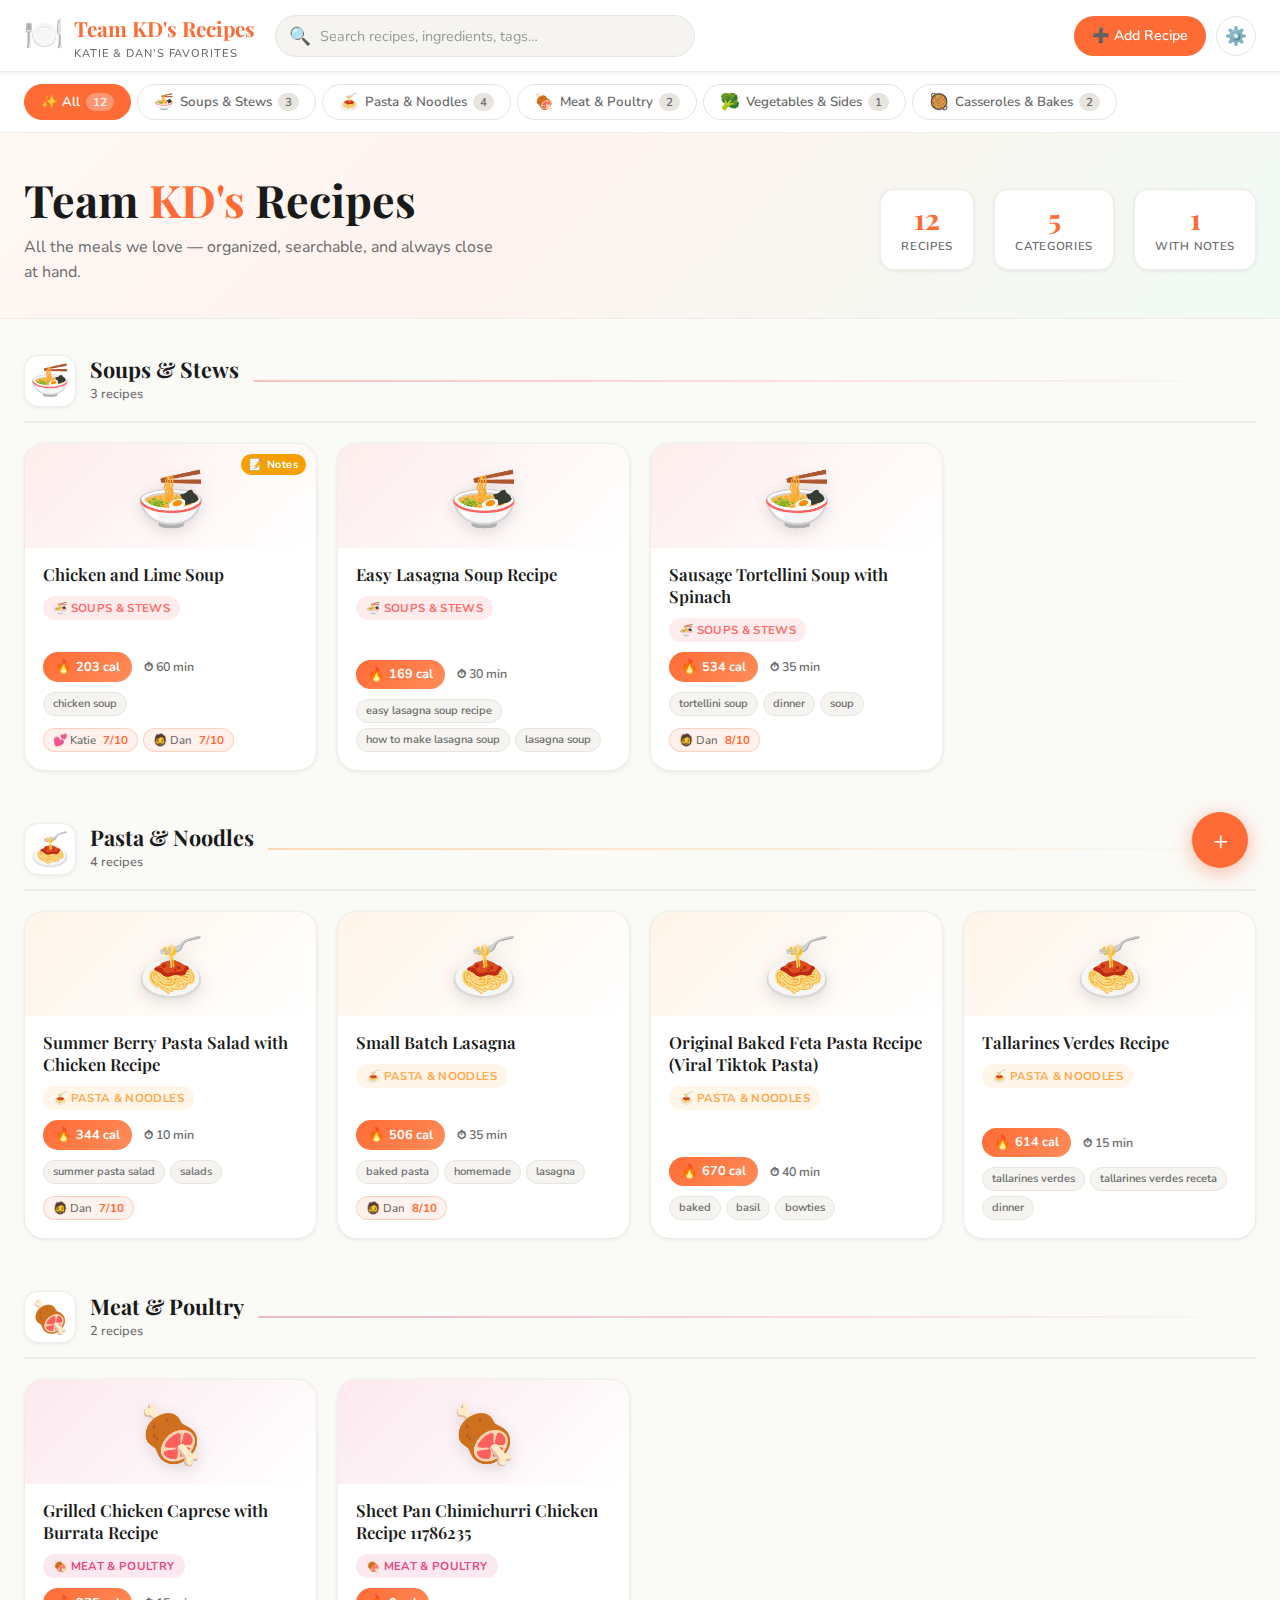
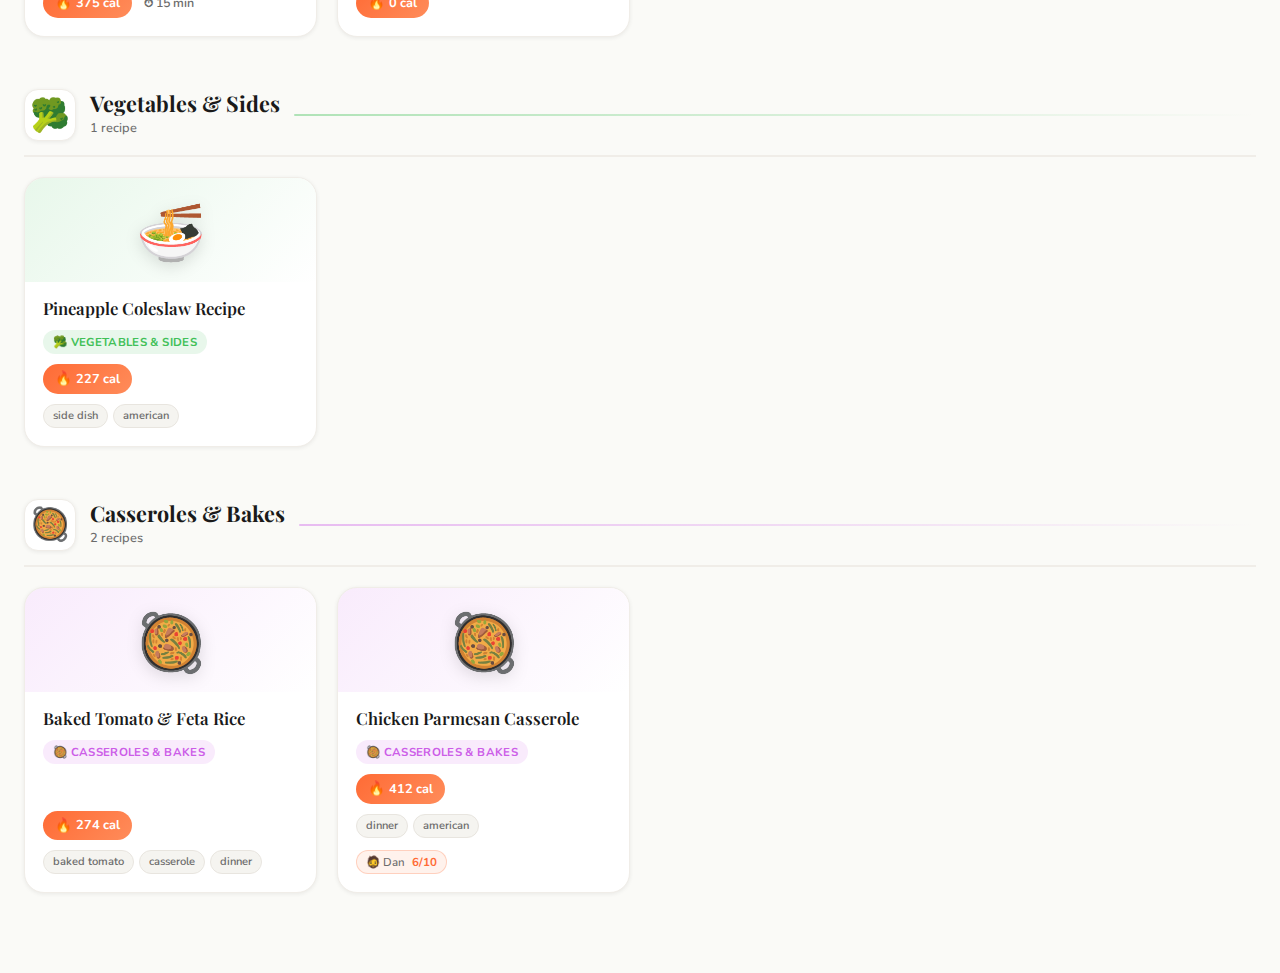
<file: index.html>
<!DOCTYPE html>
<html lang="en">
<head>
  <meta charset="UTF-8" />
  <meta name="viewport" content="width=device-width, initial-scale=1.0" />
  <meta name="description" content="Our personal recipe tracker — organized by category with calories, notes, and more." />
  <title>Team KD's Recipes 🍽️</title>
  <link rel="stylesheet" href="css/styles.css" />
</head>
<body>

<!-- ═══════════════════════════════════════════════════════════
     HEADER
═══════════════════════════════════════════════════════════ -->
<header class="site-header">
  <div class="container header-inner">

    <a class="site-logo" href="index.html" aria-label="Recipe Tracker home">
      <span class="logo-icon">🍽️</span>
      <span>
        <span class="logo-text">Team KD's Recipes</span>
        <span class="logo-sub">Katie &amp; Dan's Favorites</span>
      </span>
    </a>

    <div class="header-search">
      <span class="search-icon" aria-hidden="true">🔍</span>
      <input
        type="search"
        id="search-input"
        placeholder="Search recipes, ingredients, tags…"
        autocomplete="off"
        aria-label="Search recipes"
      />
    </div>

    <div class="header-actions">
      <button class="btn btn-primary" id="btn-add-header" aria-label="Add new recipe">
        ➕ Add Recipe
      </button>
      <button class="btn-icon" id="btn-settings" title="Settings" aria-label="Open settings">⚙️</button>
    </div>

  </div>
</header>

<!-- ═══════════════════════════════════════════════════════════
     CATEGORY FILTER BAR
═══════════════════════════════════════════════════════════ -->
<nav class="category-bar" aria-label="Filter by category">
  <div class="category-bar-inner" id="cat-bar-inner">
    <!-- Dynamically populated by app.js -->
  </div>
</nav>

<!-- ═══════════════════════════════════════════════════════════
     HERO / STATS
═══════════════════════════════════════════════════════════ -->
<section class="hero-section" aria-label="Recipe stats">
  <div class="container hero-inner">
    <div class="hero-text">
      <h1>Team <span>KD's</span> Recipes</h1>
      <p>All the meals we love — organized, searchable, and always close at hand.</p>
    </div>
    <div class="stats-bar" role="list">
      <div class="stat-item" role="listitem">
        <div class="stat-num" id="stat-total">0</div>
        <div class="stat-label">Recipes</div>
      </div>
      <div class="stat-item" role="listitem">
        <div class="stat-num" id="stat-cats">0</div>
        <div class="stat-label">Categories</div>
      </div>
      <div class="stat-item" role="listitem">
        <div class="stat-num" id="stat-notes">0</div>
        <div class="stat-label">With Notes</div>
      </div>
    </div>
  </div>
</section>

<!-- ═══════════════════════════════════════════════════════════
     MAIN CONTENT
═══════════════════════════════════════════════════════════ -->
<main class="main-content" aria-live="polite">
  <div class="container" id="recipes-container">
    <!-- Populated by app.js -->
  </div>
</main>

<!-- ═══════════════════════════════════════════════════════════
     FLOATING ADD BUTTON
═══════════════════════════════════════════════════════════ -->
<button class="fab" id="fab-add" aria-label="Add new recipe" title="Add new recipe">+</button>

<!-- ═══════════════════════════════════════════════════════════
     ADD RECIPE MODAL
═══════════════════════════════════════════════════════════ -->
<div class="modal-overlay" id="add-modal-overlay" role="dialog" aria-modal="true" aria-labelledby="add-modal-title">
  <div class="modal modal-wide">

    <div class="modal-header">
      <h3 id="add-modal-title">➕ Add New Recipe</h3>
      <button class="modal-close" id="add-modal-close" aria-label="Close">✕</button>
    </div>

    <div class="modal-body">

      <!-- Tabs -->
      <div class="modal-tabs" role="tablist">
        <button class="modal-tab active" data-tab="url" role="tab" aria-selected="true">🔗 From URL</button>
        <button class="modal-tab" data-tab="manual" role="tab" aria-selected="false">✏️ Add Manually</button>
      </div>

      <!-- Tab: From URL -->
      <div id="tab-url">
        <div class="form-group">
          <label class="form-label" for="recipe-url-input">Recipe URL</label>
          <div class="input-with-btn">
            <input
              type="url"
              id="recipe-url-input"
              class="form-input"
              placeholder="https://www.allrecipes.com/recipe/..."
              autocomplete="off"
            />
            <button class="btn btn-primary" id="btn-fetch-recipe">🔍 Fetch Recipe</button>
          </div>
          <p class="form-hint">Paste a URL from AllRecipes, Food Network, Serious Eats, NYT Cooking, and most other recipe sites.</p>
        </div>

        <!-- Scrape status -->
        <div class="scrape-status hidden" id="scrape-status"></div>

        <!-- Preview -->
        <div id="recipe-preview-section" class="hidden">
          <div class="recipe-preview" id="recipe-preview"></div>
          <p class="form-hint" style="margin-bottom:0">Review the extracted details below. You can edit anything before saving.</p>
          <div class="divider"></div>
        </div>
      </div>

      <!-- Tab: Manual -->
      <div id="tab-manual" class="hidden"></div>

      <!-- ── Shared Edit Form (shown after fetch or on manual tab) ── -->
      <div id="manual-form-section" class="hidden">
        <div class="form-row">
          <div class="form-group" style="grid-column:1/-1">
            <label class="form-label" for="man-name">Recipe Name *</label>
            <input type="text" id="man-name" class="form-input" placeholder="e.g. Creamy Tomato Basil Soup" />
          </div>
        </div>

        <div class="form-row">
          <div class="form-group">
            <label class="form-label" for="man-category">Category</label>
            <select id="man-category" class="form-select">
              <option value="soups">🍜 Soups &amp; Stews</option>
              <option value="pasta">🍝 Pasta &amp; Noodles</option>
              <option value="salads">🥗 Salads</option>
              <option value="meat" selected>🍖 Meat &amp; Poultry</option>
              <option value="seafood">🐟 Seafood</option>
              <option value="vegetables">🥦 Vegetables &amp; Sides</option>
              <option value="casseroles">🥘 Casseroles &amp; Bakes</option>
              <option value="mexican">🌮 Mexican &amp; Tex-Mex</option>
              <option value="asian">🍱 Asian Cuisine</option>
              <option value="breakfast">🥐 Breakfast &amp; Brunch</option>
              <option value="pizza">🍕 Pizza &amp; Flatbreads</option>
              <option value="desserts">🎂 Desserts &amp; Sweets</option>
            </select>
          </div>
          <div class="form-group">
            <label class="form-label" for="man-emoji">Emoji Icon</label>
            <input type="text" id="man-emoji" class="form-input" placeholder="🍅 (leave blank for category default)" />
          </div>
        </div>

        <div class="form-row">
          <div class="form-group">
            <label class="form-label" for="man-calories">Calories / Serving</label>
            <input type="number" id="man-calories" class="form-input" placeholder="e.g. 350" min="0" />
          </div>
          <div class="form-group">
            <label class="form-label" for="man-servings">Servings</label>
            <input type="number" id="man-servings" class="form-input" placeholder="e.g. 4" min="1" />
          </div>
        </div>

        <div class="form-row">
          <div class="form-group">
            <label class="form-label" for="man-prep">Prep Time</label>
            <input type="text" id="man-prep" class="form-input" placeholder="e.g. 15 min" />
          </div>
          <div class="form-group">
            <label class="form-label" for="man-cook">Cook Time</label>
            <input type="text" id="man-cook" class="form-input" placeholder="e.g. 30 min" />
          </div>
        </div>

        <div class="form-group">
          <label class="form-label" for="man-ingredients">Ingredients</label>
          <textarea
            id="man-ingredients"
            class="form-textarea"
            placeholder="One ingredient per line:&#10;2 cups flour&#10;1 tsp salt&#10;3 tbsp olive oil"
            rows="6"
          ></textarea>
          <p class="form-hint">One ingredient per line. Add a blank line to create a visual section break.</p>
        </div>

        <div class="form-group">
          <label class="form-label" for="man-steps">Cooking Steps</label>
          <textarea
            id="man-steps"
            class="form-textarea"
            placeholder="One step per paragraph (separate with blank lines):&#10;&#10;Heat oil in a large pan over medium heat.&#10;&#10;Add onions and cook until softened, about 5 minutes."
            rows="7"
          ></textarea>
          <p class="form-hint">Separate steps with a blank line. Numbers will be added automatically.</p>
        </div>

        <div class="form-row">
          <div class="form-group">
            <label class="form-label" for="man-tags">Tags</label>
            <input type="text" id="man-tags" class="form-input" placeholder="healthy, quick, meal prep (comma-separated)" />
          </div>
          <div class="form-group">
            <label class="form-label" for="man-source">Source URL</label>
            <input type="url" id="man-source" class="form-input" placeholder="https://..." />
          </div>
        </div>

        <div class="form-group">
          <label class="form-label" for="man-notes">Personal Notes</label>
          <textarea
            id="man-notes"
            class="form-textarea"
            placeholder="Add your personal notes, modifications, or tips here…"
            rows="3"
          ></textarea>
        </div>
      </div>

    </div><!-- /modal-body -->

    <div class="modal-footer">
      <button class="btn btn-ghost" onclick="closeAddModal()">Cancel</button>
      <button class="btn btn-success btn-lg hidden" id="btn-confirm-add">💾 Save Recipe</button>
    </div>

  </div>
</div>

<!-- ═══════════════════════════════════════════════════════════
     SETTINGS MODAL
═══════════════════════════════════════════════════════════ -->
<div class="modal-overlay" id="settings-modal-overlay" role="dialog" aria-modal="true" aria-labelledby="settings-modal-title">
  <div class="modal">

    <div class="modal-header">
      <h3 id="settings-modal-title">⚙️ Settings</h3>
      <button class="modal-close" id="settings-modal-close" aria-label="Close">✕</button>
    </div>

    <div class="modal-body">

      <!-- GitHub Sync -->
      <div class="settings-section">
        <div class="settings-section-title">🐙 GitHub Sync (Optional)</div>
        <div class="settings-info">
          Connect to GitHub to automatically save your recipe data and individual recipe pages to your repository.
          You'll need a <a href="https://github.com/settings/tokens/new?scopes=repo&description=Recipe+Tracker" target="_blank" rel="noopener">Personal Access Token</a> with <strong>repo</strong> (or <strong>Contents: Read &amp; Write</strong> for fine-grained) permissions.
        </div>

        <div class="form-group">
          <label class="form-label" for="set-token">Personal Access Token</label>
          <input type="password" id="set-token" class="form-input" placeholder="ghp_xxxxxxxxxxxxxxxxxxxx" autocomplete="off" />
          <p class="form-hint">Stored locally in your browser — never sent anywhere except the GitHub API.</p>
        </div>

        <div class="form-row">
          <div class="form-group">
            <label class="form-label" for="set-owner">GitHub Username / Org</label>
            <input type="text" id="set-owner" class="form-input" placeholder="yourusername" />
          </div>
          <div class="form-group">
            <label class="form-label" for="set-repo">Repository Name</label>
            <input type="text" id="set-repo" class="form-input" placeholder="healthyrecipesteamkd" />
          </div>
        </div>

        <div class="form-group">
          <label class="form-label" for="set-branch">Branch</label>
          <input type="text" id="set-branch" class="form-input" placeholder="main" value="main" />
        </div>
      </div>

      <!-- Data Management -->
      <div class="settings-section">
        <div class="settings-section-title">💾 Data Management</div>
        <div style="display:flex;flex-wrap:wrap;gap:10px">
          <button class="btn btn-outline" id="btn-export">📥 Export JSON Backup</button>
          <button class="btn btn-outline" id="btn-import">📤 Import JSON</button>
          <button class="btn btn-danger btn-sm" id="btn-reset-data">🔄 Reset to Seed Data</button>
        </div>
        <p class="form-hint" style="margin-top:10px">Export saves all your recipes as a JSON file. Import merges recipes from a backup file. Reset restores the original 10 sample recipes.</p>
        <input type="file" id="import-file" accept=".json" class="hidden" />
      </div>

    </div><!-- /modal-body -->

    <div class="modal-footer">
      <button class="btn btn-ghost" onclick="closeSettings()">Cancel</button>
      <button class="btn btn-primary" id="btn-save-settings">💾 Save Settings</button>
    </div>

  </div>
</div>

<!-- ═══════════════════════════════════════════════════════════
     TOAST NOTIFICATIONS
═══════════════════════════════════════════════════════════ -->
<div class="toast-container" id="toast-container" aria-live="assertive" aria-atomic="true"></div>

<!-- ═══════════════════════════════════════════════════════════
     SCRIPTS
═══════════════════════════════════════════════════════════ -->
<script src="js/config.js"></script>
<script src="js/db.js"></script>
<script src="js/scraper.js"></script>
<script src="js/app.js"></script>

</body>
</html>
</file>
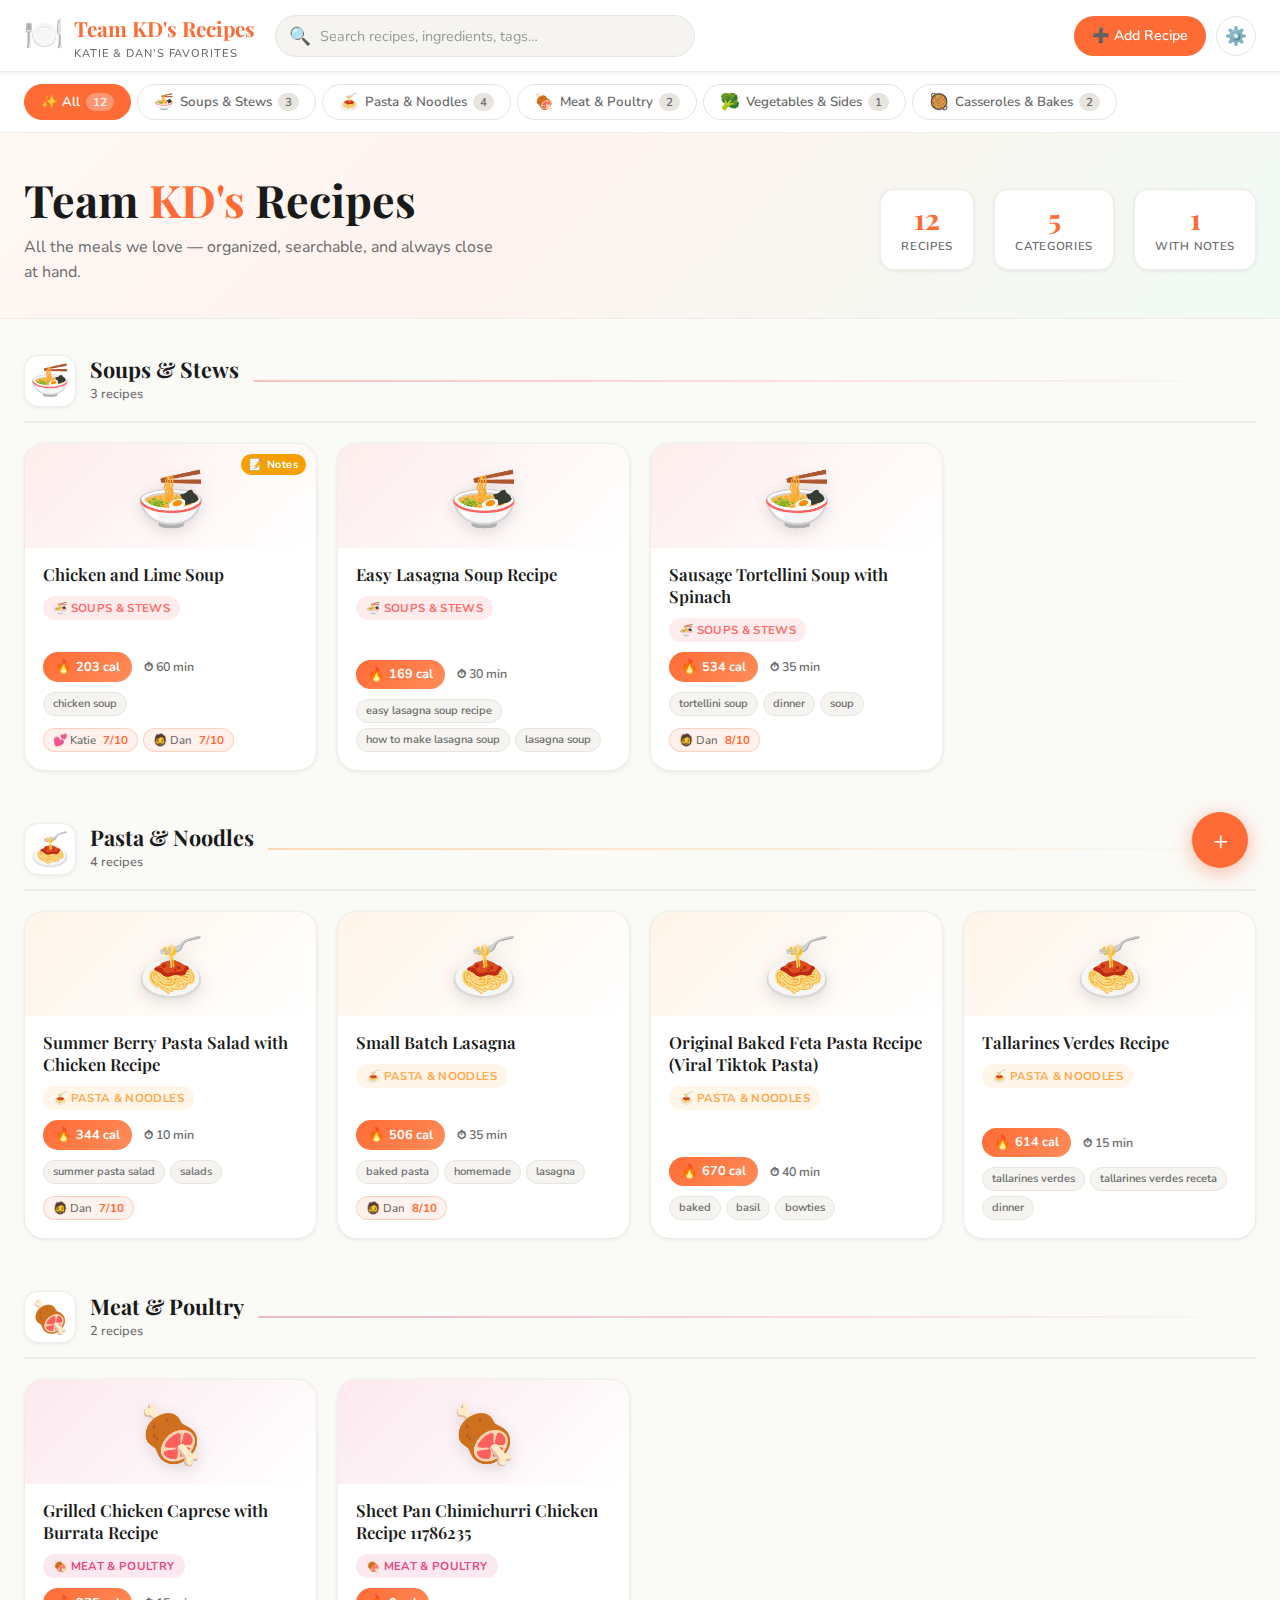
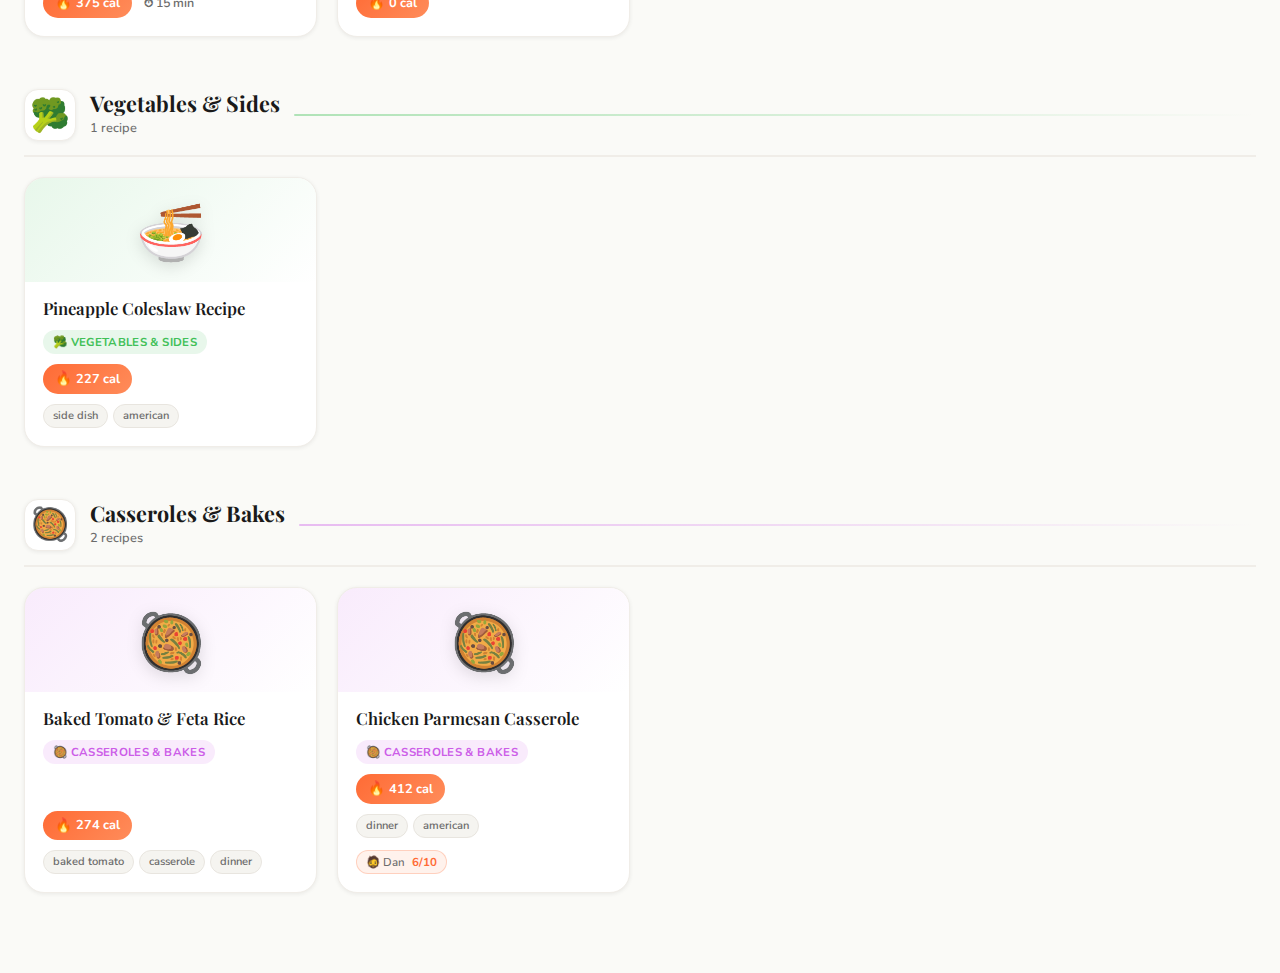
<file: recipe.html>
<!DOCTYPE html>
<html lang="en">
<head>
  <meta charset="UTF-8" />
  <meta name="viewport" content="width=device-width, initial-scale=1.0" />
  <title>Recipe — Team KD's Recipes</title>
  <link rel="stylesheet" href="css/styles.css?v=9" />
  <style>
    /* Print styles */
    @media print {
      .site-header, .page-nav, .notes-section, .fab, .toast-container,
      .btn-delete-recipe, .btn-print, .hero-actions, #edit-details-panel { display: none !important; }
      body { background: white; }
      .recipe-hero { background: white !important; border: none; }
      .detail-content { padding-top: 16px; }
      .detail-layout { grid-template-columns: 1fr; }
      .detail-card, .detail-sidebar { box-shadow: none; border: 1px solid #ddd; }
    }
  </style>
</head>
<body class="recipe-detail-page">

<!-- ═══════════════════════════════════════════════════════════
     HEADER
═══════════════════════════════════════════════════════════ -->
<header class="site-header">
  <div class="container header-inner">
    <a class="site-logo" href="index.html" aria-label="Recipe Tracker home">
      <span class="logo-icon">🍽️</span>
      <span>
        <span class="logo-text">Team KD's Recipes</span>
        <span class="logo-sub">Katie &amp; Dan's Favorites</span>
      </span>
    </a>
    <div class="header-actions">
      <button class="btn btn-outline" id="btn-back" aria-label="Back to all recipes">← Back to Recipes</button>
      <button class="btn-icon" id="btn-print" title="Print recipe" aria-label="Print recipe">🖨️</button>
    </div>
  </div>
</header>

<!-- ═══════════════════════════════════════════════════════════
     RECIPE HERO
═══════════════════════════════════════════════════════════ -->
<section class="recipe-hero">
  <div class="container">
    <div class="recipe-hero-inner">

      <!-- Left: Text -->
      <div class="recipe-hero-content">
        <div class="recipe-hero-category" id="hero-category">🍽️ Category</div>
        <h1 class="recipe-hero-title" id="hero-title">Loading…</h1>
        <p id="recipe-description" class="hidden" style="color:var(--text-muted);font-size:0.97rem;margin-bottom:16px;line-height:1.65;max-width:640px"></p>

        <div class="recipe-stats-row" id="recipe-stats-row">
          <!-- Built by recipe-page.js -->
        </div>

        <div class="recipe-tags-row" id="recipe-tags-row" style="margin-top:10px">
          <!-- Built by recipe-page.js -->
        </div>

        <div class="recipe-hero-actions hero-actions">
          <a
            id="hero-source"
            href="#"
            target="_blank"
            rel="noopener noreferrer"
            class="source-link hidden"
            aria-label="View original recipe source"
          >🔗 Original Source</a>
          <a
            id="hero-gh-link"
            href="#"
            target="_blank"
            rel="noopener noreferrer"
            class="source-link hidden"
            aria-label="View GitHub recipe page"
          >🐙 GitHub Page</a>
          <button class="btn btn-outline btn-sm" id="btn-edit-details">✏️ Edit Details</button>
          <button class="btn btn-danger btn-sm btn-delete-recipe" id="btn-delete-recipe" style="margin-left:auto">🗑 Delete</button>
        </div>

        <!-- Edit Details Panel (hidden by default, toggled by Edit Details button) -->
        <div id="edit-details-panel" class="recipe-edit-panel" style="display:none">
          <div class="edit-panel-header">
            <span>✏️ Edit Recipe Details</span>
            <button class="btn btn-ghost btn-sm" id="btn-cancel-edit">✕ Cancel</button>
          </div>
          <div class="edit-panel-grid">
            <div class="edit-field edit-field-full">
              <label class="edit-label" for="edit-name">Recipe Name</label>
              <input type="text" id="edit-name" class="edit-input" />
            </div>
            <div class="edit-field">
              <label class="edit-label" for="edit-category">Category</label>
              <select id="edit-category" class="edit-input"></select>
            </div>
            <div class="edit-field">
              <label class="edit-label" for="edit-calories">Calories (per serving)</label>
              <input type="number" id="edit-calories" class="edit-input" min="0" />
            </div>
            <div class="edit-field">
              <label class="edit-label" for="edit-servings">Servings</label>
              <input type="number" id="edit-servings" class="edit-input" min="1" />
            </div>
            <div class="edit-field">
              <label class="edit-label" for="edit-prep">Prep Time</label>
              <input type="text" id="edit-prep" class="edit-input" placeholder="e.g. 20 min" />
            </div>
            <div class="edit-field">
              <label class="edit-label" for="edit-cook">Cook Time</label>
              <input type="text" id="edit-cook" class="edit-input" placeholder="e.g. 30 min" />
            </div>
          </div>
          <div class="edit-panel-footer">
            <button class="btn btn-success" id="btn-save-details">💾 Save Changes</button>
            <span class="notes-saved-badge" id="details-saved-badge">✅ Saved!</span>
          </div>
        </div>
      </div>

      <!-- Right: Photo or Emoji -->
      <div class="recipe-hero-emoji-wrap" aria-hidden="true" id="hero-visual">
        <span class="recipe-hero-emoji" id="hero-emoji">🍽️</span>
      </div>

    </div>
  </div>
</section>

<!-- ═══════════════════════════════════════════════════════════
     DETAIL CONTENT
═══════════════════════════════════════════════════════════ -->
<main class="detail-content">
  <div class="container">
    <div class="detail-layout">

      <!-- ── Sidebar: Ingredients + Nutrition ── -->
      <aside class="detail-sidebar">

        <!-- Ingredients Card -->
        <div class="detail-card">
          <div class="detail-card-header">
            <span class="detail-card-icon">📋</span>
            <h3>Ingredients</h3>
            <button
              class="btn btn-ghost btn-sm"
              id="btn-clear-checks"
              style="margin-left:auto;font-size:0.78rem"
              title="Uncheck all"
            >Clear ✓</button>
          </div>
          <div class="detail-card-body">
            <p class="form-hint" style="margin-bottom:10px">Click an ingredient to check it off while cooking!</p>
            <div class="ingredient-list" id="ingredient-list">
              <!-- Populated by recipe-page.js -->
            </div>
          </div>
        </div>

        <!-- Nutrition Card -->
        <div class="detail-card" id="nutrition-card">
          <div class="detail-card-header">
            <span class="detail-card-icon">📊</span>
            <h3>Nutrition Facts</h3>
          </div>
          <div class="detail-card-body">
            <p class="form-hint" style="margin-bottom:12px" id="nutrition-note">Per serving</p>
            <div class="nutrition-grid" id="nutrition-grid">
              <!-- Populated by recipe-page.js -->
            </div>
          </div>
        </div>

        <!-- Ratings Card -->
        <div class="detail-card ratings-card">
          <div class="detail-card-header">
            <span class="detail-card-icon">⭐</span>
            <h3>Our Ratings</h3>
          </div>
          <div class="detail-card-body">
            <p class="form-hint" style="margin-bottom:14px">Score 0–10. Leave blank if you haven't tried it yet!</p>

            <!-- Katie -->
            <div class="rater-row">
              <div class="rater-label"><span class="rater-emoji">💕</span> Katie</div>
              <div class="rating-input-wrap">
                <input
                  type="number"
                  id="katie-rating"
                  class="rating-num-input"
                  min="0" max="10" step="1"
                  placeholder="—"
                  aria-label="Katie's rating 0 to 10"
                />
                <span class="rating-out-of">/10</span>
                <div class="rating-dots-display" id="katie-dots"></div>
              </div>
            </div>

            <!-- Dan -->
            <div class="rater-row">
              <div class="rater-label"><span class="rater-emoji">🧔</span> Dan</div>
              <div class="rating-input-wrap">
                <input
                  type="number"
                  id="dan-rating"
                  class="rating-num-input"
                  min="0" max="10" step="1"
                  placeholder="—"
                  aria-label="Dan's rating 0 to 10"
                />
                <span class="rating-out-of">/10</span>
                <div class="rating-dots-display" id="dan-dots"></div>
              </div>
            </div>

            <div style="margin-top:16px;display:flex;align-items:center;gap:12px">
              <button class="btn btn-primary btn-sm" id="btn-save-ratings">💾 Save Ratings</button>
              <span class="notes-saved-badge" id="ratings-saved-badge">✅ Ratings saved!</span>
            </div>
          </div>
        </div>

      </aside>

      <!-- ── Main: Steps + Notes ── -->
      <div class="detail-main">

        <!-- Cooking Steps Card -->
        <div class="detail-card" style="margin-bottom:28px">
          <div class="detail-card-header">
            <span class="detail-card-icon">👨‍🍳</span>
            <h3>Instructions</h3>
          </div>
          <div class="detail-card-body">
            <div class="steps-list" id="steps-list">
              <!-- Populated by recipe-page.js -->
            </div>
          </div>
        </div>

        <!-- Notes Section -->
        <div class="notes-section">
          <div class="notes-header">
            <h3><span>📝</span> Our Notes</h3>
          </div>
          <div class="notes-body">
            <p style="font-size:0.85rem;color:var(--text-muted);margin-bottom:12px">
              Personal modifications, tips, and thoughts about this recipe. Press <kbd style="background:var(--surface-alt);border:1px solid var(--border);border-radius:4px;padding:1px 6px;font-size:0.78rem">Ctrl+S</kbd> to save quickly.
            </p>
            <textarea
              id="notes-textarea"
              class="notes-textarea"
              placeholder="Write your personal notes here…&#10;&#10;e.g. We double the garlic and serve with sourdough bread. Next time try adding a pinch of smoked paprika!"
              aria-label="Personal notes for this recipe"
            ></textarea>
            <div class="notes-footer">
              <span class="notes-saved-badge" id="notes-saved-badge">✅ Notes saved!</span>
              <button class="btn btn-success" id="btn-save-notes">💾 Save Notes</button>
            </div>
          </div>
        </div>

      </div><!-- /detail-main -->

    </div><!-- /detail-layout -->
  </div>
</main>

<!-- ═══════════════════════════════════════════════════════════
     TOAST NOTIFICATIONS
═══════════════════════════════════════════════════════════ -->
<div class="toast-container" id="toast-container" aria-live="assertive" aria-atomic="true"></div>

<!-- ═══════════════════════════════════════════════════════════
     SCRIPTS
═══════════════════════════════════════════════════════════ -->
<script src="js/config.js?v=9"></script>
  <script src="js/db.js?v=9"></script>
  <script src="js/recipe-page.js?v=9"></script>

</body>
</html>
</file>
<file: css/styles.css>
/* ============================================================
   RECIPE TRACKER — Design System & Styles
   ============================================================ */

@import url('https://fonts.googleapis.com/css2?family=Playfair+Display:wght@400;600;700&family=Nunito:wght@300;400;500;600;700&display=swap');

/* ---- CSS Variables ---------------------------------------- */
:root {
  --primary:        #FF6B35;
  --primary-light:  #FF8C5A;
  --primary-dark:   #E05020;
  --primary-bg:     #FFF2EC;
  --secondary:      #2D6A4F;
  --secondary-bg:   #EDF7F2;
  --accent:         #F4A261;
  --gold:           #F59F00;

  --bg:             #FAFAF7;
  --surface:        #FFFFFF;
  --surface-alt:    #F5F4F0;
  --border:         #E8E5DF;
  --border-light:   #F0EDE8;

  --text:           #1A1A1A;
  --text-muted:     #6B6B6B;
  --text-light:     #999999;

  --cat-soups:      #FF6B6B;
  --cat-pasta:      #FFA94D;
  --cat-salads:     #51CF66;
  --cat-meat:       #E64980;
  --cat-seafood:    #339AF0;
  --cat-vegetables: #40C057;
  --cat-casseroles: #CC5DE8;
  --cat-mexican:    #FF6B35;
  --cat-asian:      #F03E3E;
  --cat-breakfast:  #F59F00;
  --cat-pizza:      #D9480F;
  --cat-desserts:   #AE3EC9;

  --radius-xs:  4px;
  --radius-sm:  8px;
  --radius-md:  14px;
  --radius-lg:  20px;
  --radius-xl:  28px;
  --radius-full: 9999px;

  --shadow-sm:  0 1px 4px rgba(0,0,0,0.07);
  --shadow-md:  0 4px 16px rgba(0,0,0,0.09);
  --shadow-lg:  0 8px 32px rgba(0,0,0,0.12);
  --shadow-xl:  0 16px 48px rgba(0,0,0,0.16);

  --transition: 0.2s cubic-bezier(0.4, 0, 0.2, 1);
  --transition-slow: 0.35s cubic-bezier(0.4, 0, 0.2, 1);

  --font-heading: 'Playfair Display', Georgia, 'Times New Roman', serif;
  --font-body:    'Nunito', 'Helvetica Neue', Arial, sans-serif;

  --header-height: 72px;
}

/* ---- Reset & Base ----------------------------------------- */
*, *::before, *::after { box-sizing: border-box; margin: 0; padding: 0; }

html { scroll-behavior: smooth; font-size: 16px; }

body {
  font-family: var(--font-body);
  background: var(--bg);
  color: var(--text);
  line-height: 1.6;
  min-height: 100vh;
  -webkit-font-smoothing: antialiased;
}

img { max-width: 100%; display: block; }
a { color: inherit; text-decoration: none; }
button { cursor: pointer; font-family: inherit; }
input, textarea, select { font-family: inherit; }
ul, ol { list-style: none; }

/* ---- Typography ------------------------------------------- */
h1, h2, h3, h4, h5 { font-family: var(--font-heading); line-height: 1.2; }
h1 { font-size: clamp(1.8rem, 4vw, 2.8rem); }
h2 { font-size: clamp(1.4rem, 3vw, 2rem); }
h3 { font-size: 1.25rem; }

/* ---- Layout ----------------------------------------------- */
.container { max-width: 1280px; margin: 0 auto; padding: 0 24px; }

/* ============================================================
   HEADER / NAVIGATION
   ============================================================ */
.site-header {
  position: sticky;
  top: 0;
  z-index: 100;
  background: rgba(255,255,255,0.97);
  backdrop-filter: blur(12px);
  border-bottom: 1px solid var(--border-light);
  box-shadow: var(--shadow-sm);
  height: var(--header-height);
}

.header-inner {
  display: flex;
  align-items: center;
  gap: 20px;
  height: 100%;
}

.site-logo {
  display: flex;
  align-items: center;
  gap: 10px;
  flex-shrink: 0;
  text-decoration: none;
}

.site-logo .logo-icon {
  font-size: 2rem;
  line-height: 1;
}

.site-logo .logo-text {
  font-family: var(--font-heading);
  font-size: 1.3rem;
  font-weight: 700;
  color: var(--primary);
  white-space: nowrap;
}

.site-logo .logo-sub {
  font-family: var(--font-body);
  font-size: 0.7rem;
  font-weight: 500;
  color: var(--text-muted);
  letter-spacing: 0.08em;
  text-transform: uppercase;
  display: block;
  line-height: 1;
  margin-top: 2px;
}

.header-search {
  flex: 1;
  max-width: 420px;
  position: relative;
}

.header-search input {
  width: 100%;
  height: 42px;
  padding: 0 16px 0 44px;
  background: var(--surface-alt);
  border: 1.5px solid var(--border);
  border-radius: var(--radius-full);
  font-size: 0.9rem;
  color: var(--text);
  transition: var(--transition);
  outline: none;
}

.header-search input:focus {
  border-color: var(--primary);
  background: white;
  box-shadow: 0 0 0 3px rgba(255,107,53,0.12);
}

.header-search input::placeholder { color: var(--text-light); }

.header-search .search-icon {
  position: absolute;
  left: 14px;
  top: 50%;
  transform: translateY(-50%);
  color: var(--text-muted);
  font-size: 1.1rem;
  pointer-events: none;
}

.header-actions {
  display: flex;
  align-items: center;
  gap: 10px;
  margin-left: auto;
  flex-shrink: 0;
}

/* ---- Buttons ---------------------------------------------- */
.btn {
  display: inline-flex;
  align-items: center;
  gap: 6px;
  height: 40px;
  padding: 0 18px;
  border: none;
  border-radius: var(--radius-full);
  font-size: 0.88rem;
  font-weight: 600;
  transition: var(--transition);
  white-space: nowrap;
  outline: none;
}

.btn:focus-visible { box-shadow: 0 0 0 3px rgba(255,107,53,0.35); }

.btn-primary {
  background: var(--primary);
  color: white;
}
.btn-primary:hover { background: var(--primary-dark); transform: translateY(-1px); box-shadow: var(--shadow-md); }
.btn-primary:active { transform: translateY(0); }

.btn-outline {
  background: transparent;
  color: var(--text-muted);
  border: 1.5px solid var(--border);
}
.btn-outline:hover { border-color: var(--primary); color: var(--primary); background: var(--primary-bg); }

.btn-icon {
  width: 40px;
  height: 40px;
  padding: 0;
  border-radius: var(--radius-full);
  border: 1.5px solid var(--border);
  background: transparent;
  color: var(--text-muted);
  font-size: 1.1rem;
  display: flex;
  align-items: center;
  justify-content: center;
}
.btn-icon:hover { border-color: var(--primary); color: var(--primary); background: var(--primary-bg); }

.btn-ghost {
  background: transparent;
  color: var(--text-muted);
  border: none;
  padding: 0 12px;
}
.btn-ghost:hover { color: var(--text); background: var(--surface-alt); }

.btn-success {
  background: var(--secondary);
  color: white;
}
.btn-success:hover { background: #226040; transform: translateY(-1px); }

.btn-danger {
  background: #FA5252;
  color: white;
}
.btn-danger:hover { background: #E03131; }

.btn-lg { height: 48px; padding: 0 28px; font-size: 0.95rem; }
.btn-sm { height: 32px; padding: 0 14px; font-size: 0.8rem; }

/* ============================================================
   CATEGORY FILTER BAR
   ============================================================ */
.category-bar {
  background: var(--surface);
  border-bottom: 1px solid var(--border-light);
  overflow-x: auto;
  scrollbar-width: none;
  position: sticky;
  top: var(--header-height);
  z-index: 90;
}
.category-bar::-webkit-scrollbar { display: none; }

.category-bar-inner {
  display: flex;
  gap: 6px;
  padding: 12px 24px;
  min-width: max-content;
}

.cat-pill {
  display: inline-flex;
  align-items: center;
  gap: 6px;
  height: 36px;
  padding: 0 16px;
  border-radius: var(--radius-full);
  border: 1.5px solid var(--border);
  background: transparent;
  color: var(--text-muted);
  font-size: 0.83rem;
  font-weight: 600;
  font-family: var(--font-body);
  cursor: pointer;
  transition: var(--transition);
  white-space: nowrap;
}
.cat-pill:hover { background: var(--surface-alt); border-color: #ccc; color: var(--text); }
.cat-pill.active { background: var(--primary); border-color: var(--primary); color: white; }
.cat-pill .cat-emoji { font-size: 1rem; }
.cat-pill .cat-count {
  background: rgba(255,255,255,0.3);
  border-radius: var(--radius-full);
  padding: 1px 7px;
  font-size: 0.72rem;
}
.cat-pill:not(.active) .cat-count { background: var(--border); color: var(--text-muted); }

/* ============================================================
   HERO / STATS BAR
   ============================================================ */
.hero-section {
  background: linear-gradient(135deg, #fff8f4 0%, #fef3ee 40%, #f0faf5 100%);
  border-bottom: 1px solid var(--border-light);
  padding: 40px 0 32px;
}

.hero-inner {
  display: flex;
  align-items: center;
  justify-content: space-between;
  gap: 24px;
  flex-wrap: wrap;
}

.hero-text h1 {
  color: var(--text);
  margin-bottom: 8px;
}

.hero-text h1 span { color: var(--primary); }

.hero-text p {
  color: var(--text-muted);
  font-size: 1rem;
  max-width: 480px;
}

.stats-bar {
  display: flex;
  gap: 20px;
  flex-wrap: wrap;
}

.stat-item {
  text-align: center;
  background: white;
  border-radius: var(--radius-md);
  padding: 14px 20px;
  box-shadow: var(--shadow-sm);
  border: 1px solid var(--border-light);
  min-width: 80px;
}

.stat-item .stat-num {
  font-family: var(--font-heading);
  font-size: 1.8rem;
  font-weight: 700;
  color: var(--primary);
  line-height: 1;
}

.stat-item .stat-label {
  font-size: 0.72rem;
  font-weight: 600;
  color: var(--text-muted);
  text-transform: uppercase;
  letter-spacing: 0.06em;
  margin-top: 4px;
}

/* ============================================================
   MAIN CONTENT AREA
   ============================================================ */
.main-content {
  padding: 36px 0 80px;
}

/* ---- Empty / No Results ----------------------------------- */
.empty-state {
  text-align: center;
  padding: 80px 24px;
  color: var(--text-muted);
}
.empty-state .empty-icon { font-size: 4rem; margin-bottom: 16px; }
.empty-state h3 { font-family: var(--font-heading); font-size: 1.4rem; color: var(--text); margin-bottom: 8px; }
.empty-state p { font-size: 0.95rem; max-width: 360px; margin: 0 auto 20px; }

/* ---- Category Section ------------------------------------- */
.category-section {
  margin-bottom: 52px;
}

.category-section:last-child { margin-bottom: 0; }

.section-header {
  display: flex;
  align-items: center;
  gap: 14px;
  margin-bottom: 20px;
  padding-bottom: 14px;
  border-bottom: 2px solid var(--border-light);
}

.section-emoji {
  font-size: 2rem;
  width: 52px;
  height: 52px;
  background: var(--surface);
  border-radius: var(--radius-md);
  display: flex;
  align-items: center;
  justify-content: center;
  box-shadow: var(--shadow-sm);
  border: 1px solid var(--border-light);
  flex-shrink: 0;
}

.section-title-group h2 {
  font-size: 1.35rem;
  color: var(--text);
}

.section-title-group .section-count {
  font-size: 0.8rem;
  color: var(--text-muted);
  font-family: var(--font-body);
  font-weight: 500;
  margin-top: 1px;
}

.section-accent {
  flex: 1;
  height: 2px;
  background: linear-gradient(to right, var(--cat-color, var(--primary)) 0%, transparent 100%);
  border-radius: var(--radius-full);
  opacity: 0.4;
}

/* ---- Recipe Grid ------------------------------------------ */
.recipe-grid {
  display: grid;
  grid-template-columns: repeat(auto-fill, minmax(240px, 1fr));
  gap: 20px;
}

/* ---- Recipe Card ------------------------------------------ */
.recipe-card {
  background: var(--surface);
  border-radius: var(--radius-lg);
  border: 1.5px solid var(--border-light);
  box-shadow: var(--shadow-sm);
  overflow: hidden;
  cursor: pointer;
  transition: var(--transition);
  position: relative;
  display: flex;
  flex-direction: column;
}

.recipe-card:hover {
  transform: translateY(-4px);
  box-shadow: var(--shadow-lg);
  border-color: var(--primary);
}

.recipe-card:active { transform: translateY(-2px); }

.card-emoji-wrap {
  background: linear-gradient(135deg, var(--card-color-bg, #FFF2EC) 0%, #ffffff 100%);
  padding: 28px 20px 20px;
  text-align: center;
  position: relative;
}

.card-img-wrap {
  position: relative;
  width: 100%;
  height: 180px;
  overflow: hidden;
  background: var(--card-color-bg, #FFF2EC);
}

.card-img {
  width: 100%;
  height: 100%;
  object-fit: cover;
  display: block;
  transition: transform 0.4s ease;
}

.recipe-card:hover .card-img {
  transform: scale(1.05);
}

.card-emoji {
  font-size: 3.5rem;
  line-height: 1;
  display: block;
  filter: drop-shadow(0 4px 8px rgba(0,0,0,0.12));
  animation: float 3s ease-in-out infinite;
}

@keyframes float {
  0%, 100% { transform: translateY(0px); }
  50% { transform: translateY(-4px); }
}

.card-badges {
  position: absolute;
  top: 10px;
  right: 10px;
  display: flex;
  flex-direction: column;
  gap: 4px;
  align-items: flex-end;
}

.badge-notes {
  background: var(--gold);
  color: white;
  border-radius: var(--radius-full);
  padding: 2px 8px;
  font-size: 0.68rem;
  font-weight: 700;
  letter-spacing: 0.04em;
}

.card-body {
  padding: 16px 18px 18px;
  flex: 1;
  display: flex;
  flex-direction: column;
  gap: 10px;
}

.card-name {
  font-family: var(--font-heading);
  font-size: 1.05rem;
  font-weight: 600;
  color: var(--text);
  line-height: 1.3;
}

.card-meta {
  display: flex;
  align-items: center;
  gap: 8px;
  flex-wrap: wrap;
}

.card-cat-badge {
  display: inline-flex;
  align-items: center;
  gap: 4px;
  background: var(--badge-bg, var(--primary-bg));
  color: var(--badge-color, var(--primary));
  border-radius: var(--radius-full);
  padding: 3px 10px;
  font-size: 0.72rem;
  font-weight: 700;
  letter-spacing: 0.03em;
  text-transform: uppercase;
}

.card-info-row {
  display: flex;
  align-items: center;
  gap: 12px;
  margin-top: auto;
}

.cal-badge {
  display: inline-flex;
  align-items: center;
  gap: 4px;
  background: linear-gradient(135deg, #FF6B35, #FF8C5A);
  color: white;
  border-radius: var(--radius-full);
  padding: 4px 12px;
  font-size: 0.8rem;
  font-weight: 700;
}

.cal-badge .flame { font-size: 0.85rem; }

.time-badge {
  display: inline-flex;
  align-items: center;
  gap: 4px;
  color: var(--text-muted);
  font-size: 0.78rem;
  font-weight: 600;
}

.tags-row {
  display: flex;
  flex-wrap: wrap;
  gap: 5px;
}

.tag {
  background: var(--surface-alt);
  color: var(--text-muted);
  border-radius: var(--radius-full);
  padding: 2px 9px;
  font-size: 0.7rem;
  font-weight: 600;
  border: 1px solid var(--border);
}

/* ============================================================
   MODAL SYSTEM
   ============================================================ */
.modal-overlay {
  position: fixed;
  inset: 0;
  background: rgba(0,0,0,0.55);
  backdrop-filter: blur(4px);
  z-index: 200;
  display: flex;
  align-items: center;
  justify-content: center;
  padding: 20px;
  opacity: 0;
  pointer-events: none;
  transition: opacity var(--transition-slow);
}

.modal-overlay.active {
  opacity: 1;
  pointer-events: auto;
}

.modal {
  background: var(--surface);
  border-radius: var(--radius-xl);
  box-shadow: var(--shadow-xl);
  width: 100%;
  max-width: 640px;
  max-height: 90vh;
  overflow-y: auto;
  transform: translateY(20px) scale(0.97);
  transition: transform var(--transition-slow);
}

.modal-overlay.active .modal {
  transform: translateY(0) scale(1);
}

.modal-wide { max-width: 780px; }

.modal-header {
  display: flex;
  align-items: center;
  justify-content: space-between;
  padding: 24px 28px 20px;
  border-bottom: 1px solid var(--border-light);
  position: sticky;
  top: 0;
  background: var(--surface);
  z-index: 1;
  border-radius: var(--radius-xl) var(--radius-xl) 0 0;
}

.modal-header h3 {
  font-family: var(--font-heading);
  font-size: 1.3rem;
  color: var(--text);
  display: flex;
  align-items: center;
  gap: 8px;
}

.modal-close {
  width: 34px;
  height: 34px;
  border-radius: var(--radius-full);
  border: none;
  background: var(--surface-alt);
  color: var(--text-muted);
  font-size: 1.1rem;
  display: flex;
  align-items: center;
  justify-content: center;
  transition: var(--transition);
  cursor: pointer;
}
.modal-close:hover { background: #FFEBEB; color: #FA5252; }

.modal-body { padding: 24px 28px; }
.modal-footer {
  padding: 18px 28px 24px;
  border-top: 1px solid var(--border-light);
  display: flex;
  align-items: center;
  justify-content: flex-end;
  gap: 10px;
}

/* ---- Modal Tabs ------------------------------------------- */
.modal-tabs {
  display: flex;
  gap: 0;
  border: 1.5px solid var(--border);
  border-radius: var(--radius-md);
  overflow: hidden;
  margin-bottom: 24px;
}

.modal-tab {
  flex: 1;
  height: 40px;
  border: none;
  background: transparent;
  color: var(--text-muted);
  font-size: 0.85rem;
  font-weight: 600;
  font-family: var(--font-body);
  cursor: pointer;
  transition: var(--transition);
}
.modal-tab:not(:last-child) { border-right: 1.5px solid var(--border); }
.modal-tab.active { background: var(--primary); color: white; }
.modal-tab:not(.active):hover { background: var(--surface-alt); }

/* ---- Form Elements ---------------------------------------- */
.form-group {
  margin-bottom: 18px;
}

.form-label {
  display: block;
  font-size: 0.82rem;
  font-weight: 700;
  color: var(--text-muted);
  text-transform: uppercase;
  letter-spacing: 0.06em;
  margin-bottom: 7px;
}

.form-input,
.form-select,
.form-textarea {
  width: 100%;
  background: var(--surface-alt);
  border: 1.5px solid var(--border);
  border-radius: var(--radius-sm);
  padding: 10px 14px;
  font-size: 0.92rem;
  color: var(--text);
  transition: var(--transition);
  outline: none;
}

.form-input:focus,
.form-select:focus,
.form-textarea:focus {
  border-color: var(--primary);
  background: white;
  box-shadow: 0 0 0 3px rgba(255,107,53,0.1);
}

.form-textarea {
  resize: vertical;
  min-height: 120px;
  line-height: 1.6;
}

.form-row {
  display: grid;
  grid-template-columns: 1fr 1fr;
  gap: 16px;
}

.form-hint {
  font-size: 0.78rem;
  color: var(--text-light);
  margin-top: 5px;
}

.input-with-btn {
  display: flex;
  gap: 10px;
}
.input-with-btn .form-input { flex: 1; }

/* ---- Recipe Preview (in modal) ---------------------------- */
.recipe-preview {
  background: var(--surface-alt);
  border-radius: var(--radius-md);
  padding: 20px;
  border: 1px solid var(--border);
  margin-bottom: 20px;
}

.preview-header {
  display: flex;
  align-items: center;
  gap: 14px;
  margin-bottom: 14px;
}

.preview-emoji { font-size: 2.5rem; }

.preview-header h4 {
  font-family: var(--font-heading);
  font-size: 1.15rem;
  color: var(--text);
}

.preview-badges {
  display: flex;
  flex-wrap: wrap;
  gap: 8px;
  margin-top: 6px;
}

.preview-meta { font-size: 0.82rem; color: var(--text-muted); line-height: 1.7; }
.preview-meta strong { color: var(--text); }

/* ---- Scraping Status -------------------------------------- */
.scrape-status {
  display: flex;
  align-items: center;
  gap: 10px;
  padding: 14px 16px;
  border-radius: var(--radius-sm);
  font-size: 0.87rem;
  font-weight: 600;
  margin-bottom: 16px;
}

.scrape-status.loading  { background: #E8F4FD; color: #0070C0; }
.scrape-status.success  { background: #EDF7F2; color: #2D6A4F; }
.scrape-status.error    { background: #FFF0F0; color: #C92A2A; }
.scrape-status.warning  { background: #FFF8E1; color: #7D5A00; border-color: #FFD54F; }

.spin {
  display: inline-block;
  animation: spin 0.7s linear infinite;
}
@keyframes spin { to { transform: rotate(360deg); } }

/* ============================================================
   SETTINGS PANEL
   ============================================================ */
.settings-section {
  margin-bottom: 28px;
}

.settings-section-title {
  font-size: 0.78rem;
  font-weight: 800;
  color: var(--text-muted);
  text-transform: uppercase;
  letter-spacing: 0.1em;
  margin-bottom: 14px;
  padding-bottom: 8px;
  border-bottom: 1px solid var(--border-light);
}

.settings-info {
  background: var(--secondary-bg);
  border: 1px solid #B7E4C7;
  border-radius: var(--radius-sm);
  padding: 12px 16px;
  font-size: 0.83rem;
  color: var(--secondary);
  line-height: 1.6;
  margin-bottom: 16px;
}

.settings-info a { color: var(--secondary); text-decoration: underline; }

/* ============================================================
   TOAST NOTIFICATIONS
   ============================================================ */
.toast-container {
  position: fixed;
  bottom: 24px;
  right: 24px;
  z-index: 9999;
  display: flex;
  flex-direction: column;
  gap: 10px;
  pointer-events: none;
}

.toast {
  display: flex;
  align-items: center;
  gap: 12px;
  background: var(--text);
  color: white;
  padding: 14px 20px;
  border-radius: var(--radius-md);
  box-shadow: var(--shadow-lg);
  font-size: 0.88rem;
  font-weight: 600;
  min-width: 280px;
  max-width: 400px;
  transform: translateX(110%);
  transition: transform var(--transition-slow);
  pointer-events: auto;
}

.toast.show { transform: translateX(0); }

.toast.toast-success { background: var(--secondary); }
.toast.toast-error { background: #C92A2A; }
.toast.toast-info { background: #1971C2; }
.toast.toast-warning { background: #E67700; }
.toast .toast-icon { font-size: 1.1rem; flex-shrink: 0; }

/* ============================================================
   RECIPE DETAIL PAGE
   ============================================================ */
.recipe-detail-page { min-height: 100vh; }

.recipe-hero {
  background: linear-gradient(135deg, #FFF8F4 0%, #FEF3EE 60%, #F0FAF5 100%);
  padding: 0;
  border-bottom: 1px solid var(--border-light);
}

.recipe-hero-inner {
  display: grid;
  grid-template-columns: 1fr auto;
  gap: 40px;
  align-items: center;
  padding: 48px 0 40px;
}

.recipe-hero-emoji-wrap {
  display: flex;
  flex-direction: column;
  align-items: center;
  gap: 12px;
}

.recipe-hero-emoji {
  font-size: 6rem;
  line-height: 1;
  filter: drop-shadow(0 8px 16px rgba(0,0,0,0.15));
}

.recipe-back-btn {
  display: inline-flex;
  align-items: center;
  gap: 6px;
  font-size: 0.85rem;
  font-weight: 600;
  color: var(--text-muted);
  background: white;
  border: 1.5px solid var(--border);
  border-radius: var(--radius-full);
  padding: 8px 16px;
  transition: var(--transition);
  margin-bottom: 20px;
  cursor: pointer;
  text-decoration: none;
}
.recipe-back-btn:hover { color: var(--primary); border-color: var(--primary); }

.recipe-hero-content { flex: 1; }

.recipe-hero-category {
  display: inline-flex;
  align-items: center;
  gap: 6px;
  font-size: 0.78rem;
  font-weight: 700;
  text-transform: uppercase;
  letter-spacing: 0.08em;
  color: var(--primary);
  margin-bottom: 12px;
}

.recipe-hero-title {
  font-size: clamp(1.8rem, 4vw, 2.8rem);
  font-weight: 700;
  color: var(--text);
  line-height: 1.15;
  margin-bottom: 20px;
}

.recipe-stats-row {
  display: flex;
  gap: 16px;
  flex-wrap: wrap;
  margin-bottom: 20px;
}

.recipe-stat {
  display: flex;
  align-items: center;
  gap: 8px;
  background: white;
  border: 1px solid var(--border-light);
  border-radius: var(--radius-md);
  padding: 10px 16px;
  box-shadow: var(--shadow-sm);
}

.recipe-stat .stat-icon { font-size: 1.2rem; }
.recipe-stat .stat-val { font-size: 1.1rem; font-weight: 700; color: var(--text); font-family: var(--font-heading); }
.recipe-stat .stat-lbl { font-size: 0.7rem; text-transform: uppercase; letter-spacing: 0.06em; color: var(--text-muted); font-weight: 600; }

.recipe-tags-row { display: flex; flex-wrap: wrap; gap: 6px; }

.recipe-hero-actions { display: flex; gap: 10px; margin-top: 22px; flex-wrap: wrap; }

.source-link {
  display: inline-flex;
  align-items: center;
  gap: 6px;
  font-size: 0.82rem;
  color: var(--text-muted);
  border: 1.5px solid var(--border);
  border-radius: var(--radius-full);
  padding: 8px 14px;
  transition: var(--transition);
  font-weight: 600;
  background: white;
}
.source-link:hover { color: var(--primary); border-color: var(--primary); }

/* ---- Detail Sections -------------------------------------- */
.detail-content {
  padding: 48px 0 80px;
}

.detail-layout {
  display: grid;
  grid-template-columns: 340px 1fr;
  gap: 40px;
  align-items: start;
}

.detail-sidebar { position: sticky; top: calc(var(--header-height) + 16px); }

.detail-card {
  background: var(--surface);
  border-radius: var(--radius-xl);
  border: 1.5px solid var(--border-light);
  box-shadow: var(--shadow-md);
  overflow: hidden;
  margin-bottom: 24px;
}

.detail-card-header {
  display: flex;
  align-items: center;
  gap: 10px;
  padding: 18px 22px 14px;
  border-bottom: 1px solid var(--border-light);
}

.detail-card-header h3 {
  font-family: var(--font-heading);
  font-size: 1.05rem;
  color: var(--text);
}

.detail-card-icon { font-size: 1.3rem; }

.detail-card-body { padding: 18px 22px 22px; }

/* ---- Ingredients ------------------------------------------ */
.ingredient-list { display: flex; flex-direction: column; gap: 1px; }

.ingredient-item {
  display: flex;
  align-items: flex-start;
  gap: 12px;
  padding: 9px 0;
  border-bottom: 1px solid var(--border-light);
  cursor: pointer;
  transition: var(--transition);
  border-radius: var(--radius-xs);
}
.ingredient-item:last-child { border-bottom: none; }
.ingredient-item:hover { background: var(--surface-alt); padding-left: 8px; padding-right: 8px; }

.ingredient-item.checked {
  opacity: 0.45;
  text-decoration: line-through;
}

.ingredient-check {
  width: 18px;
  height: 18px;
  border-radius: 50%;
  border: 2px solid var(--border);
  flex-shrink: 0;
  margin-top: 2px;
  transition: var(--transition);
  display: flex;
  align-items: center;
  justify-content: center;
  font-size: 0.6rem;
  color: white;
}

.ingredient-item.checked .ingredient-check {
  background: var(--secondary);
  border-color: var(--secondary);
}

.ingredient-separator {
  color: var(--text-muted);
  font-size: 0.78rem;
  font-weight: 700;
  text-transform: uppercase;
  letter-spacing: 0.06em;
  padding: 12px 0 4px;
}

/* ---- Nutrition Facts -------------------------------------- */
.nutrition-grid {
  display: grid;
  grid-template-columns: 1fr 1fr;
  gap: 1px;
  background: var(--border-light);
  border-radius: var(--radius-sm);
  overflow: hidden;
}

.nutrition-item {
  background: var(--surface);
  padding: 10px 14px;
  text-align: center;
}

.nutrition-item .n-val {
  font-family: var(--font-heading);
  font-size: 1.25rem;
  font-weight: 700;
  color: var(--primary);
  line-height: 1;
}

.nutrition-item .n-val.highlight { color: var(--primary); }

.nutrition-item .n-lbl {
  font-size: 0.7rem;
  text-transform: uppercase;
  letter-spacing: 0.06em;
  color: var(--text-muted);
  font-weight: 600;
  margin-top: 3px;
}

/* ---- Cooking Steps ---------------------------------------- */
.steps-list { display: flex; flex-direction: column; gap: 20px; }

.step-item {
  display: flex;
  gap: 18px;
  align-items: flex-start;
}

.step-num {
  width: 36px;
  height: 36px;
  border-radius: 50%;
  background: var(--primary);
  color: white;
  font-weight: 700;
  font-size: 0.9rem;
  display: flex;
  align-items: center;
  justify-content: center;
  flex-shrink: 0;
  margin-top: 2px;
  box-shadow: 0 2px 8px rgba(255,107,53,0.35);
}

.step-text {
  font-size: 0.97rem;
  line-height: 1.75;
  color: var(--text);
  padding-top: 6px;
}

/* ---- Notes Section ---------------------------------------- */
.notes-section {
  background: var(--surface);
  border: 1.5px solid var(--border-light);
  border-radius: var(--radius-xl);
  overflow: hidden;
  box-shadow: var(--shadow-md);
}

.notes-header {
  display: flex;
  align-items: center;
  justify-content: space-between;
  padding: 18px 22px 14px;
  border-bottom: 1px solid var(--border-light);
}

.notes-header h3 {
  display: flex;
  align-items: center;
  gap: 8px;
  font-family: var(--font-heading);
  font-size: 1.05rem;
}

.notes-body { padding: 20px 22px 22px; }

.notes-textarea {
  width: 100%;
  min-height: 120px;
  background: var(--surface-alt);
  border: 1.5px solid var(--border);
  border-radius: var(--radius-md);
  padding: 14px 16px;
  font-family: var(--font-body);
  font-size: 0.92rem;
  line-height: 1.7;
  color: var(--text);
  resize: vertical;
  transition: var(--transition);
  outline: none;
}
.notes-textarea:focus { border-color: var(--primary); background: white; box-shadow: 0 0 0 3px rgba(255,107,53,0.1); }
.notes-textarea::placeholder { color: var(--text-light); }

.notes-footer {
  display: flex;
  align-items: center;
  justify-content: space-between;
  margin-top: 12px;
}

.notes-saved-badge {
  display: inline-flex;
  align-items: center;
  gap: 5px;
  font-size: 0.78rem;
  font-weight: 600;
  color: var(--secondary);
  opacity: 0;
  transition: opacity var(--transition);
}
.notes-saved-badge.show { opacity: 1; }

/* ============================================================
   RATINGS
   ============================================================ */
.rater-row {
  display: flex;
  align-items: center;
  gap: 12px;
  padding: 13px 0;
  border-bottom: 1px solid var(--border-light);
}
.rater-row:last-of-type { border-bottom: none; }

.rater-label {
  display: flex;
  align-items: center;
  gap: 7px;
  font-weight: 700;
  font-size: 0.9rem;
  color: var(--text);
  min-width: 76px;
  flex-shrink: 0;
}
.rater-emoji { font-size: 1.2rem; line-height: 1; }

.rating-input-wrap {
  display: flex;
  align-items: center;
  gap: 6px;
  flex: 1;
}

.rating-num-input {
  width: 54px;
  height: 48px;
  background: var(--surface-alt);
  border: 2px solid var(--border);
  border-radius: var(--radius-md);
  font-family: var(--font-heading);
  font-size: 1.35rem;
  font-weight: 700;
  color: var(--text);
  text-align: center;
  outline: none;
  transition: var(--transition);
  appearance: textfield;
  -moz-appearance: textfield;
}
.rating-num-input::-webkit-inner-spin-button,
.rating-num-input::-webkit-outer-spin-button { -webkit-appearance: none; margin: 0; }
.rating-num-input:focus { border-color: var(--primary); background: white; box-shadow: 0 0 0 3px rgba(255,107,53,0.12); }
.rating-num-input.has-value { border-color: var(--primary); background: var(--primary-bg); color: var(--primary); }

.rating-out-of {
  font-size: 0.78rem;
  color: var(--text-muted);
  font-weight: 600;
  flex-shrink: 0;
}

.rating-dots-display {
  display: flex;
  gap: 3px;
  align-items: center;
  overflow: hidden;
  flex-shrink: 1;
}
.rating-dot {
  width: 9px;
  height: 9px;
  border-radius: 50%;
  background: var(--border);
  flex-shrink: 0;
  transition: background var(--transition);
}
.rating-dot.filled { background: var(--primary); }

/* Card rating pills */
.card-ratings {
  display: flex;
  gap: 5px;
  flex-wrap: wrap;
  margin-top: 2px;
}
.card-rating-pill {
  display: inline-flex;
  align-items: center;
  gap: 3px;
  font-size: 0.72rem;
  font-weight: 700;
  background: var(--primary-bg);
  color: var(--primary);
  border: 1px solid rgba(255,107,53,0.25);
  border-radius: var(--radius-full);
  padding: 2px 9px;
}
.card-rating-pill .r-person { color: var(--text-muted); font-weight: 500; margin-right: 1px; }

/* ============================================================
   LINK-OUT BANNER (recipe has no local ingredients/steps)
   ============================================================ */
.linkout-banner {
  text-align: center;
  padding: 48px 32px;
  background: var(--surface);
  border: 2px dashed var(--border);
  border-radius: var(--radius-lg);
  margin-bottom: 32px;
}
.linkout-banner p {
  font-size: 1.05rem;
  color: var(--text-muted);
  margin-bottom: 20px;
}
.linkout-banner .btn-linkout {
  display: inline-flex;
  align-items: center;
  gap: 8px;
  background: var(--primary);
  color: white;
  font-family: var(--font-body);
  font-size: 1rem;
  font-weight: 700;
  padding: 14px 32px;
  border-radius: var(--radius-full);
  text-decoration: none;
  transition: var(--transition);
  box-shadow: 0 4px 14px rgba(255,107,53,0.35);
}
.linkout-banner .btn-linkout:hover {
  background: #e85a28;
  transform: translateY(-2px);
  box-shadow: 0 6px 20px rgba(255,107,53,0.45);
}

/* ============================================================
   RECIPE PAGE BACK NAVIGATION
   ============================================================ */
.page-nav {
  background: var(--surface);
  border-bottom: 1px solid var(--border-light);
  padding: 12px 0;
}
.page-nav-inner {
  display: flex;
  align-items: center;
  justify-content: space-between;
}

/* ============================================================
   FLOATING ADD BUTTON
   ============================================================ */
.fab {
  position: fixed;
  bottom: 32px;
  right: 32px;
  width: 56px;
  height: 56px;
  border-radius: var(--radius-full);
  background: var(--primary);
  color: white;
  border: none;
  font-size: 1.6rem;
  display: flex;
  align-items: center;
  justify-content: center;
  box-shadow: 0 4px 20px rgba(255,107,53,0.45);
  cursor: pointer;
  transition: var(--transition);
  z-index: 80;
}
.fab:hover { background: var(--primary-dark); transform: rotate(45deg) scale(1.1); box-shadow: 0 6px 28px rgba(255,107,53,0.55); }

/* ============================================================
   SEARCH HIGHLIGHTING
   ============================================================ */
mark {
  background: rgba(255,107,53,0.2);
  color: inherit;
  border-radius: 2px;
  padding: 0 1px;
}

/* ============================================================
   SCROLLBAR
   ============================================================ */
::-webkit-scrollbar { width: 7px; height: 7px; }
::-webkit-scrollbar-track { background: var(--surface-alt); }
::-webkit-scrollbar-thumb { background: var(--border); border-radius: var(--radius-full); }
::-webkit-scrollbar-thumb:hover { background: #ccc; }

/* ============================================================
   RESPONSIVE
   ============================================================ */
@media (max-width: 960px) {
  .detail-layout {
    grid-template-columns: 1fr;
  }
  .detail-sidebar { position: static; }
  .recipe-hero-inner {
    grid-template-columns: 1fr;
  }
  .recipe-hero-emoji-wrap { display: none; }
}

@media (max-width: 768px) {
  .container { padding: 0 16px; }
  .hero-inner { flex-direction: column; align-items: flex-start; }
  .stats-bar { width: 100%; justify-content: space-between; }
  .stat-item { flex: 1; padding: 10px; }
  .form-row { grid-template-columns: 1fr; }
  .recipe-grid { grid-template-columns: repeat(auto-fill, minmax(200px, 1fr)); gap: 14px; }
  .modal { border-radius: var(--radius-lg); }
  .toast-container { bottom: 16px; right: 16px; left: 16px; }
  .toast { min-width: auto; }
  .fab { bottom: 20px; right: 20px; }
  .header-search { display: none; }
  .site-logo .logo-sub { display: none; }
}

@media (max-width: 480px) {
  .recipe-grid { grid-template-columns: 1fr 1fr; }
  .card-emoji { font-size: 2.5rem; }
  .recipe-stats-row { gap: 8px; }
  .recipe-stat { padding: 8px 12px; }
}

/* ============================================================
   LOADING SKELETON
   ============================================================ */
.skeleton {
  background: linear-gradient(90deg, var(--surface-alt) 25%, var(--border-light) 50%, var(--surface-alt) 75%);
  background-size: 200% 100%;
  animation: shimmer 1.4s infinite;
  border-radius: var(--radius-sm);
}

@keyframes shimmer {
  0% { background-position: 200% 0; }
  100% { background-position: -200% 0; }
}

/* ============================================================
   UTILITY
   ============================================================ */
.hidden { display: none !important; }
.sr-only { position: absolute; width: 1px; height: 1px; padding: 0; margin: -1px; overflow: hidden; clip: rect(0,0,0,0); white-space: nowrap; border: 0; }
.text-center { text-align: center; }
.text-muted { color: var(--text-muted); }
.font-heading { font-family: var(--font-heading); }
.divider { height: 1px; background: var(--border-light); margin: 20px 0; }
</file>
